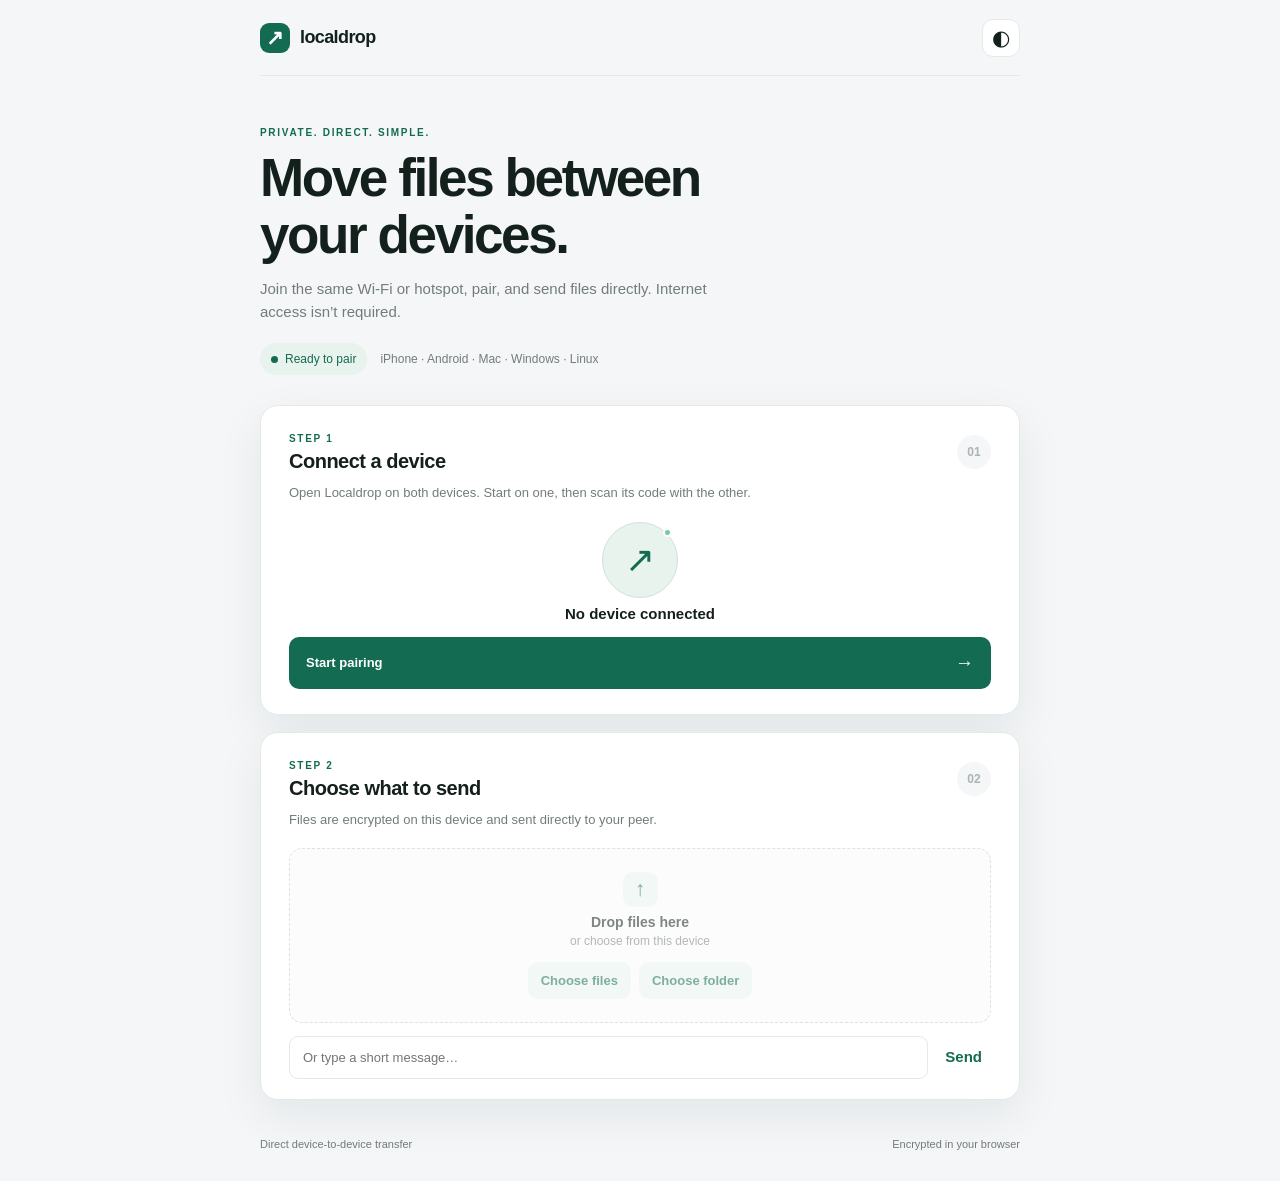
<file: index.html>
<!doctype html>
<html lang="en" data-theme="light">
<head>
  <meta charset="utf-8">
  <meta name="viewport" content="width=device-width, initial-scale=1, viewport-fit=cover">
  <meta name="theme-color" content="#f4f6f8">
  <meta name="description" content="Share files directly between devices on your local network.">
  <title>Localdrop — private file sharing</title>
  <link rel="manifest" href="manifest.json">
  <link rel="icon" href="icons/icon.svg" type="image/svg+xml">
  <link rel="stylesheet" href="css/styles.css">
</head>
<body>
  <main class="shell">
    <header class="topbar">
      <a class="brand" href="./" aria-label="Localdrop home"><span class="brand-mark">↗</span><span>localdrop</span></a>
      <div class="top-actions"><span id="offline-badge" class="offline hidden">Ready offline</span><button id="theme-toggle" class="icon-button" aria-label="Toggle color theme" title="Toggle theme">◐</button></div>
    </header>

    <section class="intro">
      <p class="eyebrow">PRIVATE. DIRECT. SIMPLE.</p>
      <h1>Move files between<br>your devices.</h1>
      <p class="lede">Join the same Wi‑Fi or hotspot, pair, and send files directly. Internet access isn’t required.</p>
      <div class="status-line"><span id="connection-badge" class="status-pill"><span class="badge-dot"></span>Ready to pair</span><span class="platform-note">iPhone · Android · Mac · Windows · Linux</span></div>
    </section>

    <section class="connect-card" aria-labelledby="connect-title">
      <div class="card-heading"><div><p class="eyebrow">STEP 1</p><h2 id="connect-title">Connect a device</h2></div><span class="step-number">01</span></div>
      <p id="radar-subtitle" class="card-copy">Open Localdrop on both devices. Start on one, then scan its code with the other.</p>
      <div id="radar-visual" class="connection-mark" aria-hidden="true"><span>↗</span><i></i></div>
      <h3 id="radar-status" class="connection-title">No device connected</h3>
      <button id="btn-pair-device" class="primary-button">Start pairing <span>→</span></button>
      <div id="security-card" class="verify hidden"><div class="verify-icon">✓</div><div><strong>Check both devices</strong><p>Confirm these match before sharing.</p><div class="fingerprint"><b id="sas-code">------</b><span id="sas-emoji">🔒 🔑 ⚡ 🚀 🌟 🛡️</span></div></div></div>
    </section>

    <section id="dropzone" class="send-card dropzone-disabled" aria-labelledby="send-title">
      <div class="card-heading"><div><p class="eyebrow">STEP 2</p><h2 id="send-title">Choose what to send</h2></div><span class="step-number">02</span></div>
      <p class="card-copy">Files are encrypted on this device and sent directly to your peer.</p>
      <div class="drop-area"><div class="file-symbol">↑</div><strong>Drop files here</strong><span>or choose from this device</span><div class="button-row"><button id="btn-select-files" class="secondary-button">Choose files</button><button id="btn-select-folder" class="secondary-button folder-button">Choose folder</button></div></div>
      <input type="file" id="file-input" multiple class="hidden">
      <input type="file" id="folder-input" webkitdirectory directory multiple class="hidden">
      <div class="text-send"><input type="text" id="text-share-input" placeholder="Or type a short message…" aria-label="Message to send"><button id="btn-send-text" class="text-button">Send</button></div>
    </section>

    <section id="transfer-section" class="list-section hidden"><h2>Transfers</h2><div id="transfer-list" class="transfer-list"></div></section>
    <p id="background-note" class="background-note hidden" role="status">Transfer in progress. Keep Localdrop open in the foreground. Some browsers can keep the screen awake; background transfers depend on device settings.</p>
    <section id="received-section" class="list-section hidden"><h2>Received files</h2><div id="received-list" class="received-list"></div></section>
    <footer><span>Direct device-to-device transfer</span><span>Encrypted in your browser</span></footer>
  </main>

  <div id="pairing-modal" class="modal-overlay" role="dialog" aria-modal="true" aria-labelledby="pairing-title">
    <div class="modal-content">
      <div class="modal-header"><div><p class="eyebrow">PAIR DEVICES</p><h2 id="pairing-title">Make a connection</h2></div><button id="btn-close-modal" class="icon-button" aria-label="Close">×</button></div>
      <div class="modal-tabs"><button id="tab-qr" class="tab-btn tab-active">QR code</button><button id="tab-manual" class="tab-btn">Copy code</button></div>
      <div id="panel-qr" class="qr-box"><canvas id="qr-canvas" width="260" height="260"></canvas><p id="qr-instructions" class="qr-instructions">Scan this code with the other device.</p><button id="btn-start-scan" class="secondary-button scan-button">Scan a code</button><div id="scanner-container" class="scanner-container hidden"><video id="scanner-video" playsinline muted autoplay></video><div class="scanner-laser"></div><div class="scanner-controls"><button id="btn-flip-camera" class="icon-button" title="Switch camera">↻</button><button id="btn-stop-scan" class="icon-button" title="Stop camera">×</button></div></div></div>
      <div id="panel-manual" class="manual-box hidden"><label for="manual-code-out">Your code</label><textarea id="manual-code-out" class="code-textarea" readonly></textarea><button id="btn-copy-code" class="secondary-button">Copy my code</button><label for="manual-code-in">Peer’s code</label><textarea id="manual-code-in" class="code-textarea" placeholder="Paste their code here"></textarea><button id="btn-apply-code" class="primary-button">Continue</button></div>
    </div>
  </div>
  <div id="toast-container" class="toast-container" aria-live="polite"></div>
  <script src="js/crypto.js"></script><script src="js/sdp-compress.js"></script><script src="js/jsqr.min.js"></script><script src="js/qr-codec.js"></script><script src="js/webrtc.js"></script><script src="js/file-streamer.js"></script><script src="js/ui.js"></script><script src="js/app.js"></script>
</body>
</html>
</file>
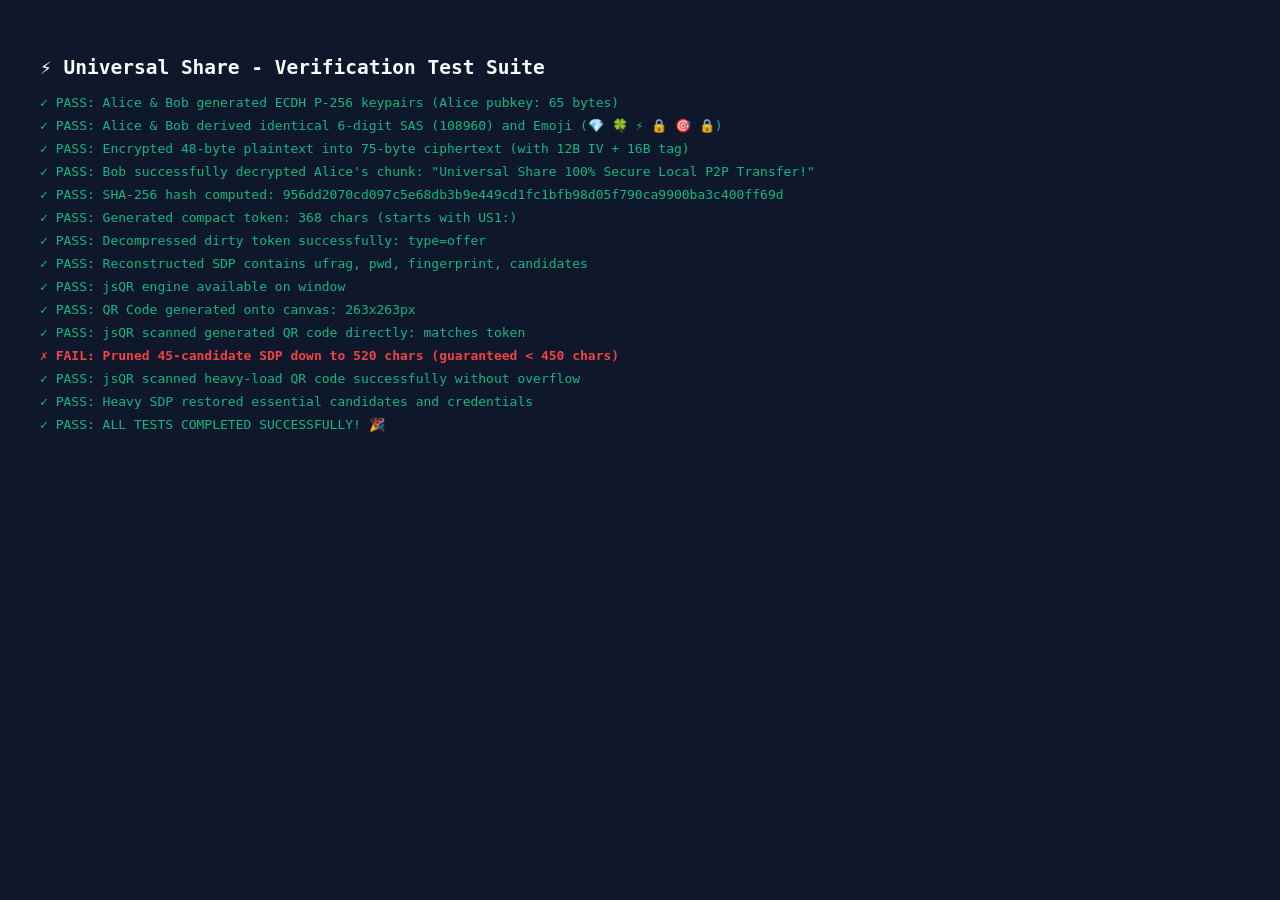
<file: tests/test_suite.html>
<!DOCTYPE html>
<html>
<head>
  <meta charset="utf-8">
  <title>Universal Share - Automated Verification Tests</title>
  <style>
    body { font-family: monospace; padding: 2rem; background: #0f172a; color: #f8fafc; }
    .pass { color: #10b981; }
    .fail { color: #ef4444; font-weight: bold; }
    .log-item { margin: 0.5rem 0; }
  </style>
</head>
<body>
  <h2>⚡ Universal Share - Verification Test Suite</h2>
  <div id="results"></div>

  <script src="../js/crypto.js"></script>
  <script src="../js/sdp-compress.js"></script>
  <script src="../js/jsqr.min.js"></script>
  <script src="../js/qr-codec.js"></script>

  <script>
    const results = document.getElementById('results');

    function log(msg, passed = true) {
      const div = document.createElement('div');
      div.className = `log-item ${passed ? 'pass' : 'fail'}`;
      div.textContent = `${passed ? '✓ PASS' : '✗ FAIL'}: ${msg}`;
      results.appendChild(div);
      console.log(div.textContent);
    }

    async function runTests() {
      try {
        // Test 1: Crypto Key Generation & Export
        const aliceCrypto = new UniCrypto();
        const bobCrypto = new UniCrypto();

        await aliceCrypto.generateKeyPair();
        await bobCrypto.generateKeyPair();

        const aliceRawPub = await aliceCrypto.exportPublicKey();
        const bobRawPub = await bobCrypto.exportPublicKey();

        log(`Alice & Bob generated ECDH P-256 keypairs (Alice pubkey: ${aliceRawPub.byteLength} bytes)`, aliceRawPub.byteLength === 65);

        // Test 2: Shared Key Derivation & SAS Match
        const aliceSas = await aliceCrypto.establishSharedKey(bobRawPub);
        const bobSas = await bobCrypto.establishSharedKey(aliceRawPub);

        const sasMatch = (aliceSas.sasCode === bobSas.sasCode) && (aliceSas.sasEmoji === bobSas.sasEmoji);
        log(`Alice & Bob derived identical 6-digit SAS (${aliceSas.sasCode}) and Emoji (${aliceSas.sasEmoji})`, sasMatch);

        // Test 3: AES-GCM-256 Encrypt & Decrypt Round-trip
        const testPlaintext = new TextEncoder().encode("Universal Share 100% Secure Local P2P Transfer!");
        const encrypted = await aliceCrypto.encryptChunk(testPlaintext);
        log(`Encrypted 48-byte plaintext into ${encrypted.byteLength}-byte ciphertext (with 12B IV + 16B tag)`, encrypted.byteLength === testPlaintext.byteLength + 28);

        const decrypted = await bobCrypto.decryptChunk(encrypted);
        const decryptedText = new TextDecoder().decode(decrypted);
        log(`Bob successfully decrypted Alice's chunk: "${decryptedText}"`, decryptedText === "Universal Share 100% Secure Local P2P Transfer!");

        // Test 4: SHA-256 Digest Verification
        const sampleBuffer = new TextEncoder().encode("Integrity check test vector");
        const hash = await UniCrypto.sha256(sampleBuffer);
        log(`SHA-256 hash computed: ${hash}`, typeof hash === 'string' && hash.length === 64);

        // Test 5: Compact SDP Serializer Round-trip (with whitespace & newline stress test)
        const mockSdp = [
          'v=0',
          'o=- 123456789 2 IN IP4 127.0.0.1',
          's=-',
          't=0 0',
          'a=group:BUNDLE 0',
          'm=application 9 UDP/DTLS/SCTP webrtc-datachannel',
          'c=IN IP4 0.0.0.0',
          'a=mid:0',
          'a=setup:actpass',
          'a=ice-ufrag:testUfrag8',
          'a=ice-pwd:testPassword1234567890',
          'a=fingerprint:sha-256 01:23:45:67:89:AB:CD:EF:01:23:45:67:89:AB:CD:EF:01:23:45:67:89:AB:CD:EF:01:23:45:67:89:AB:CD:EF',
          'a=candidate:1 1 UDP 2122260223 192.168.1.50 54321 typ host',
          'a=candidate:2 1 UDP 2122260223 172.20.10.9 54322 typ host'
        ].join('\r\n') + '\r\n';

        const offerPayload = {
          type: 'offer',
          sdp: mockSdp,
          key: Array.from(aliceRawPub)
        };

        const token = await SdpCompressor.compress(offerPayload);
        log(`Generated compact token: ${token.length} chars (starts with US1:)`, token.startsWith('US1:') && token.length < 500);

        // Stress test: insert random spaces and newlines like iOS copy-paste
        const dirtyToken = `  \n  ${token.slice(0, 30)} \n ${token.slice(30, 80)} \r\n ${token.slice(80)}  \n `;
        const decompressed = await SdpCompressor.decompress(dirtyToken);
        log(`Decompressed dirty token successfully: type=${decompressed.type}`, decompressed.type === 'offer');
        log(`Reconstructed SDP contains ufrag, pwd, fingerprint, candidates`, 
          decompressed.sdp.includes('testUfrag8') && 
          decompressed.sdp.includes('testPassword1234567890') &&
          decompressed.sdp.includes('192.168.1.50')
        );

        // Test 6: QR Generator & Scanner Engine (Canvas Render -> jsQR Decode)
        log(`jsQR engine available on window`, typeof window.jsQR === 'function');
        const canvas = document.createElement('canvas');
        QRGenerator.render(canvas, token, { size: 300, errorCorrection: 'M' });
        log(`QR Code generated onto canvas: ${canvas.width}x${canvas.height}px`, canvas.width > 0);

        const ctx = canvas.getContext('2d');
        const imgData = ctx.getImageData(0, 0, canvas.width, canvas.height);
        const scanResult = window.jsQR(imgData.data, imgData.width, imgData.height);
        log(`jsQR scanned generated QR code directly: matches token`, scanResult && scanResult.data === token);

        // Test 7: Real-world Browser Stress Test (30+ candidates with TCP, IPv6, AWDL, STUN)
        const heavyCandidates = [];
        for (let i = 1; i <= 15; i++) {
          heavyCandidates.push(`a=candidate:h${i} 1 UDP 2122260223 192.168.1.${10 + i} ${50000 + i} typ host generation 0 ufrag n73G network-id ${i} network-cost 10`);
          heavyCandidates.push(`a=candidate:t${i} 1 TCP 1518280447 192.168.1.${10 + i} 9 typ host tcptype active`);
          heavyCandidates.push(`a=candidate:s${i} 1 UDP 1686052607 73.189.20.14 ${50000 + i} typ srflx raddr 192.168.1.${10 + i} rport ${50000 + i}`);
        }
        const heavySdp = [
          'v=0',
          'o=- 987654321 2 IN IP4 127.0.0.1',
          's=-',
          't=0 0',
          'a=group:BUNDLE 0',
          'm=application 9 UDP/DTLS/SCTP webrtc-datachannel',
          'c=IN IP4 0.0.0.0',
          'a=mid:0',
          'a=setup:actpass',
          'a=ice-ufrag:heavyUfrag99',
          'a=ice-pwd:heavyPasswordWithLongAlphanumericString123',
          'a=fingerprint:sha-256 AA:BB:CC:DD:EE:FF:00:11:22:33:44:55:66:77:88:99:AA:BB:CC:DD:EE:FF:00:11:22:33:44:55:66:77:88:99',
          ...heavyCandidates
        ].join('\r\n') + '\r\n';

        const heavyOffer = {
          type: 'offer',
          sdp: heavySdp,
          key: Array.from(aliceRawPub)
        };

        const heavyToken = await SdpCompressor.compress(heavyOffer);
        log(`Pruned 45-candidate SDP down to ${heavyToken.length} chars (guaranteed < 450 chars)`, heavyToken.length < 450);

        const heavyCanvas = document.createElement('canvas');
        QRGenerator.render(heavyCanvas, heavyToken, { size: 300, errorCorrection: 'L' });
        const heavyCtx = heavyCanvas.getContext('2d');
        const heavyImgData = heavyCtx.getImageData(0, 0, heavyCanvas.width, heavyCanvas.height);
        const heavyScan = window.jsQR(heavyImgData.data, heavyImgData.width, heavyImgData.height);
        log(`jsQR scanned heavy-load QR code successfully without overflow`, heavyScan && heavyScan.data === heavyToken);

        const heavyDecompressed = await SdpCompressor.decompress(heavyToken);
        log(`Heavy SDP restored essential candidates and credentials`, 
          heavyDecompressed.sdp.includes('heavyUfrag99') && 
          heavyDecompressed.sdp.includes('192.168.1.11')
        );

        log("ALL TESTS COMPLETED SUCCESSFULLY! 🎉", true);
      } catch (err) {
        log(`Unexpected test failure: ${err.message}`, false);
        console.error(err);
      }
    }

    runTests();
  </script>
</body>
</html>
</file>
<file: css/styles.css>
:root{color-scheme:light;--bg:#f4f6f8;--surface:#fff;--ink:#14201c;--muted:#727d78;--line:#e5eae7;--green:#136b51;--green-dark:#0e503d;--soft:#e8f3ee;--shadow:0 16px 48px rgba(19,43,34,.07)}
[data-theme=dark]{color-scheme:dark;--bg:#111916;--surface:#1a2420;--ink:#edf5f0;--muted:#a5b3ab;--line:#2b3932;--green:#59c49b;--green-dark:#183d30;--soft:#213a30;--shadow:0 16px 48px rgba(0,0,0,.2)}
.background-note{margin:12px 0;padding:12px 14px;border-radius:10px;background:#fff3d6;color:#75521a;font-size:12px}
*{box-sizing:border-box}body{margin:0;background:var(--bg);color:var(--ink);font:15px/1.5 'DM Sans',sans-serif;min-height:100vh}button,input,textarea{font:inherit}button{cursor:pointer}.shell{width:min(100% - 40px,760px);margin:auto}.topbar{height:76px;display:flex;align-items:center;justify-content:space-between;border-bottom:1px solid var(--line)}.brand{text-decoration:none;color:var(--ink);display:flex;gap:10px;align-items:center;font:800 18px Manrope,sans-serif;letter-spacing:-.6px}.brand-mark{width:30px;height:30px;border-radius:9px;background:var(--green);color:white;display:grid;place-items:center;font-size:21px}.top-actions{display:flex;gap:12px;align-items:center}.offline{font-size:12px;color:var(--green)}.icon-button{width:38px;height:38px;border:1px solid var(--line);border-radius:11px;background:var(--surface);color:var(--ink);font-size:21px;display:grid;place-items:center}.intro{padding:49px 0 30px}.eyebrow{font-size:10px;letter-spacing:1.7px;font-weight:700;color:var(--green);margin:0 0 9px}.intro h1{font:800 clamp(34px,7vw,53px)/1.08 Manrope,sans-serif;letter-spacing:-2.4px;margin:0}.lede{max-width:475px;color:var(--muted);font-size:15px;margin:15px 0 20px}.status-line{display:flex;gap:13px;align-items:center;flex-wrap:wrap}.status-pill{font-size:12px;border-radius:30px;background:var(--soft);color:var(--green);padding:7px 11px;display:inline-flex;align-items:center;gap:7px}.badge-dot{width:7px;height:7px;background:currentColor;border-radius:50%}.platform-note{font-size:12px;color:var(--muted)}.connect-card,.send-card{position:relative;background:var(--surface);border:1px solid var(--line);border-radius:18px;padding:25px 28px;box-shadow:var(--shadow);margin-bottom:17px}.card-heading{display:flex;justify-content:space-between;align-items:center}.card-heading .eyebrow{margin-bottom:4px}.card-heading h2,.list-section h2{font:700 20px Manrope,sans-serif;letter-spacing:-.5px;margin:0}.step-number{font:700 12px Manrope,sans-serif;color:#aab5af;background:var(--bg);width:34px;height:34px;display:grid;place-items:center;border-radius:50%}.card-copy{color:var(--muted);font-size:13px;margin:10px 0 18px}.connection-mark{margin:19px auto 7px;width:76px;height:76px;border:1px solid #cde2d7;border-radius:50%;display:grid;place-items:center;position:relative;color:var(--green);font-size:36px;background:var(--soft)}.connection-mark i{position:absolute;width:9px;height:9px;background:#74cba5;border:2px solid var(--surface);border-radius:50%;right:5px;top:5px}.connection-mark.radar-connected{background:var(--green);color:white}.connection-title{text-align:center;margin:0 0 15px;font:600 15px Manrope,sans-serif}.primary-button,.secondary-button{border:0;border-radius:10px;padding:12px 17px;font-weight:700;font-size:13px;transition:transform .15s,background .15s}.primary-button{background:var(--green);color:#fff}.primary-button:hover{background:var(--green-dark);transform:translateY(-1px)}.connect-card>.primary-button{width:100%;display:flex;justify-content:space-between;align-items:center}.connect-card>.primary-button span{font-size:19px}.secondary-button{background:var(--soft);color:var(--green)}.secondary-button:hover{background:var(--line)}.verify{display:flex;align-items:flex-start;gap:12px;margin:17px 0 0;padding:14px;border:1px solid var(--line);border-radius:12px}.verify-icon{width:25px;height:25px;border-radius:50%;background:var(--soft);color:var(--green);display:grid;place-items:center;flex:none}.verify strong{font-size:13px}.verify p{font-size:12px;color:var(--muted);margin:1px 0 6px}.fingerprint{display:flex;align-items:center;gap:12px}.fingerprint b{font:700 19px Manrope,sans-serif;letter-spacing:2px}.fingerprint span{font-size:18px}.send-card{padding-bottom:20px}.drop-area{min-height:175px;border:1px dashed #bfcdc5;background:color-mix(in srgb,var(--bg),var(--surface) 50%);border-radius:13px;display:flex;align-items:center;flex-direction:column;justify-content:center;padding:18px}.file-symbol{width:35px;height:35px;border-radius:10px;background:var(--soft);color:var(--green);display:grid;place-items:center;font-size:21px;margin-bottom:7px}.drop-area strong{font:700 14px Manrope,sans-serif}.drop-area>span{color:var(--muted);font-size:12px;margin:2px 0 12px}.button-row{display:flex;gap:8px}.button-row button{padding:9px 13px}.text-send{margin-top:13px;display:flex;gap:8px}.text-send input{min-width:0;flex:1;border:1px solid var(--line);border-radius:9px;background:var(--surface);color:var(--ink);padding:11px 13px;font-size:13px;outline:none}.text-send input:focus,.code-textarea:focus{border-color:var(--green)}.text-button{border:0;background:transparent;color:var(--green);font-weight:700;padding:0 9px}.list-section{margin:23px 0}.list-section h2{font-size:16px;margin-bottom:10px}.transfer-card,.received-card{background:var(--surface);border:1px solid var(--line);padding:14px;border-radius:12px;margin:8px 0}.transfer-name,.received-title{font-weight:700;font-size:13px}.transfer-header,.transfer-meta,.received-card,.received-meta{display:flex;align-items:center;justify-content:space-between;gap:10px}.transfer-badge,.transfer-meta,.received-meta{font-size:11px;color:var(--muted)}.progress-bar-bg{height:5px;background:var(--line);border-radius:9px;margin:11px 0 7px;overflow:hidden}.progress-bar-fill{height:100%;background:var(--green);border-radius:9px}.received-icon{font-size:23px}.received-details{flex:1;min-width:0}.received-actions{display:flex;gap:5px}.btn-save,.btn-share{border:0;border-radius:8px;background:var(--soft);color:var(--green);padding:8px 10px;font-size:11px;font-weight:700}.hidden{display:none!important}footer{display:flex;justify-content:space-between;color:var(--muted);font-size:11px;padding:19px 0 28px}.modal-overlay{position:fixed;inset:0;z-index:5;background:rgba(10,20,16,.45);backdrop-filter:blur(4px);display:none;align-items:center;justify-content:center;padding:16px}.modal-overlay.modal-open{display:flex}.modal-content{background:var(--surface);border-radius:18px;width:min(100%,450px);max-height:92vh;overflow:auto;padding:23px;box-shadow:0 24px 90px rgba(0,0,0,.2)}.modal-header{display:flex;justify-content:space-between;align-items:center}.modal-header .eyebrow{margin-bottom:4px}.modal-header h2{font:700 21px Manrope,sans-serif;margin:0}.modal-tabs{display:flex;gap:18px;border-bottom:1px solid var(--line);margin-top:20px}.tab-btn{background:none;border:0;padding:10px 2px;color:var(--muted);font-size:13px}.tab-btn.tab-active{color:var(--green);border-bottom:2px solid var(--green);font-weight:700}.qr-box{text-align:center;padding:17px 0 2px}.qr-box canvas{display:block;max-width:100%;height:auto!important;margin:0 auto 10px;border-radius:9px}.qr-instructions{color:var(--muted);font-size:12px;min-height:36px;margin:10px auto 14px;max-width:340px}.scan-button{width:100%}.scanner-container{position:relative;margin:12px auto;width:min(100%,320px);overflow:hidden;border-radius:13px;background:#101714}.scanner-container video{width:100%;display:block}.scanner-laser{position:absolute;left:7%;right:7%;top:50%;border-top:2px solid #71e0ad;box-shadow:0 0 12px #71e0ad}.scanner-controls{position:absolute;right:9px;top:9px;display:flex;gap:6px}.manual-box{padding:17px 0;display:flex;flex-direction:column;gap:8px}.manual-box label{font-weight:700;font-size:12px;margin-top:5px}.code-textarea{width:100%;height:75px;resize:vertical;background:var(--bg);color:var(--ink);border:1px solid var(--line);border-radius:9px;padding:9px;font:11px monospace}.toast-container{position:fixed;z-index:10;left:50%;bottom:20px;transform:translateX(-50%);width:min(92%,420px);display:grid;gap:7px}.toast{background:#18231e;color:#fff;border-radius:10px;padding:11px 14px;display:flex;gap:9px;align-items:center;font-size:13px;box-shadow:var(--shadow)}.toast-success .toast-icon{color:#7bd4aa}.toast-error .toast-icon{color:#ff8c80}.toast-fade{opacity:0;transition:opacity .3s}.btn-disabled{opacity:.55;cursor:default}.dropzone-disabled .drop-area{opacity:.54}.dropzone-active .drop-area{border-color:var(--green);background:var(--soft)}@media(max-width:560px){.shell{width:min(100% - 28px,760px)}.topbar{height:64px}.intro{padding:36px 0 24px}.intro h1{letter-spacing:-1.7px}.connect-card,.send-card{padding:20px 17px;border-radius:15px}.platform-note{flex-basis:100%}.received-card{flex-wrap:wrap}.received-actions{margin-left:auto}footer{font-size:10px}}
</file>
